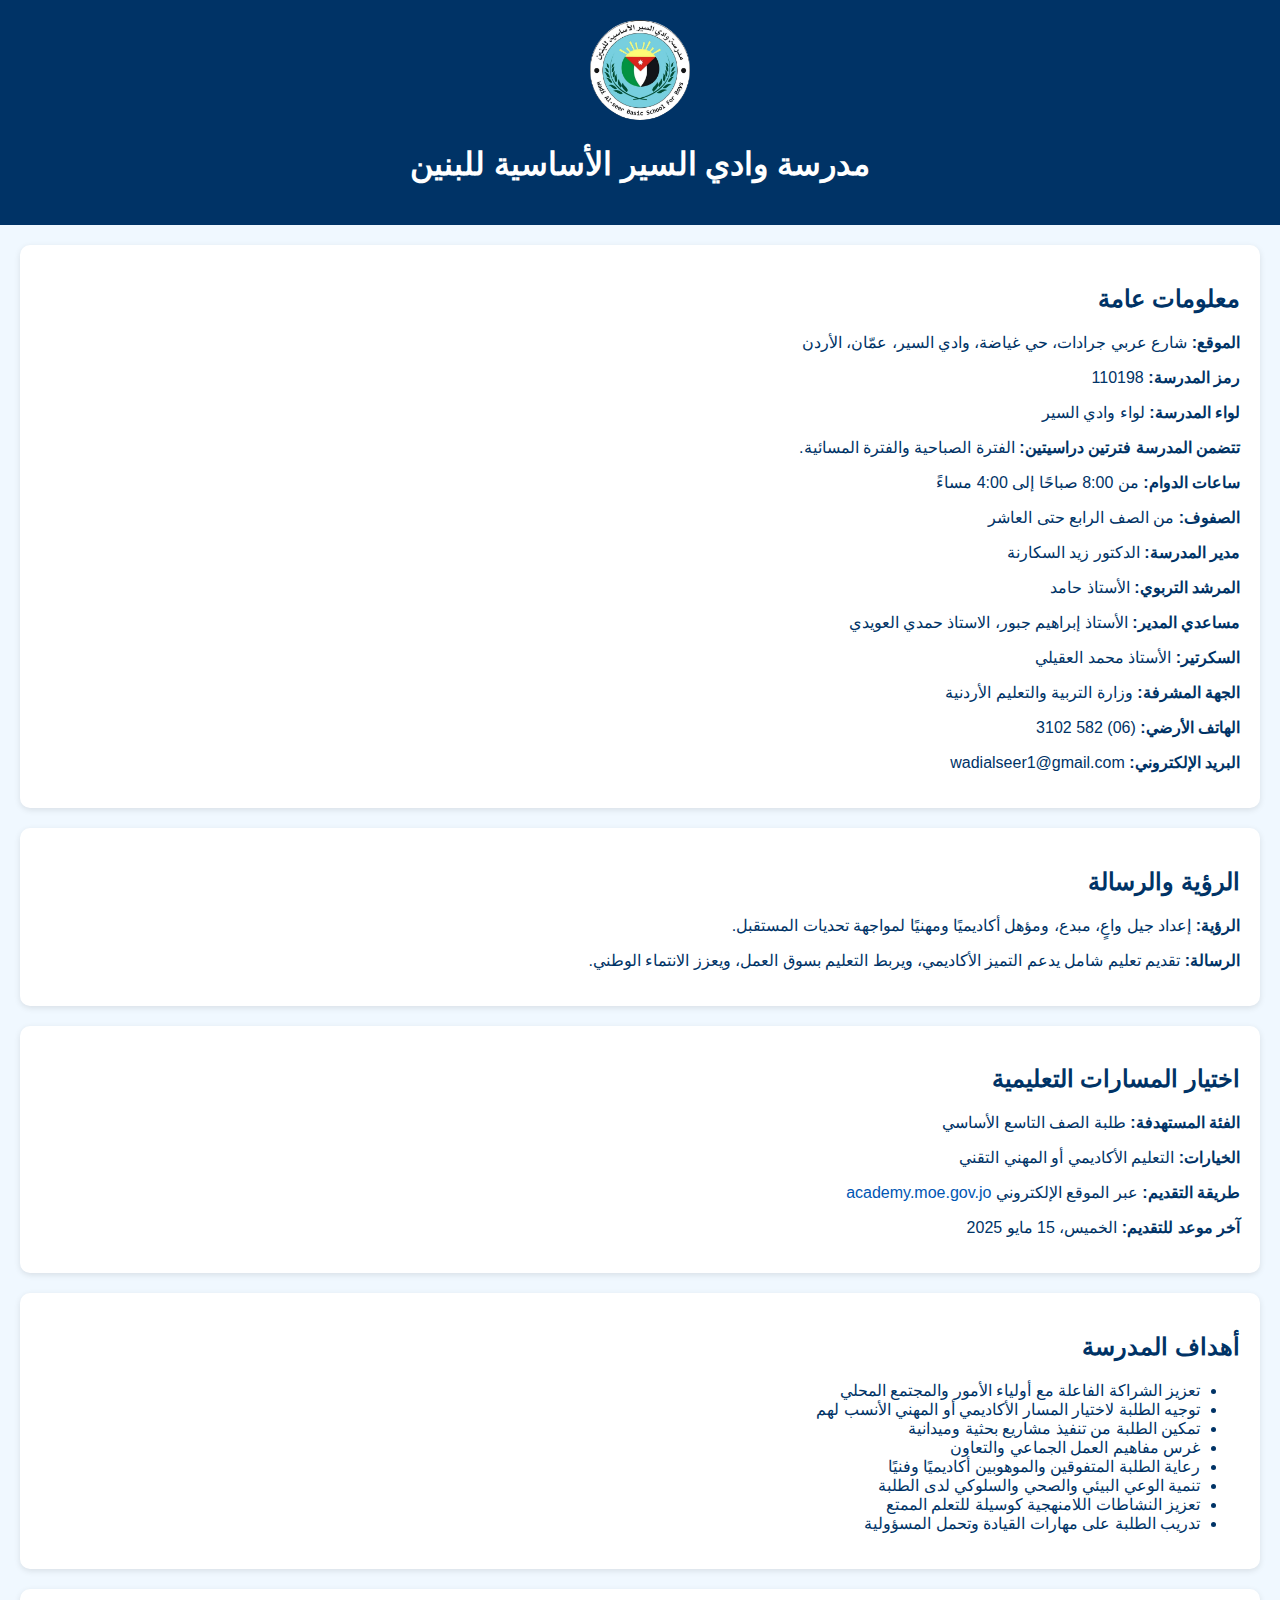
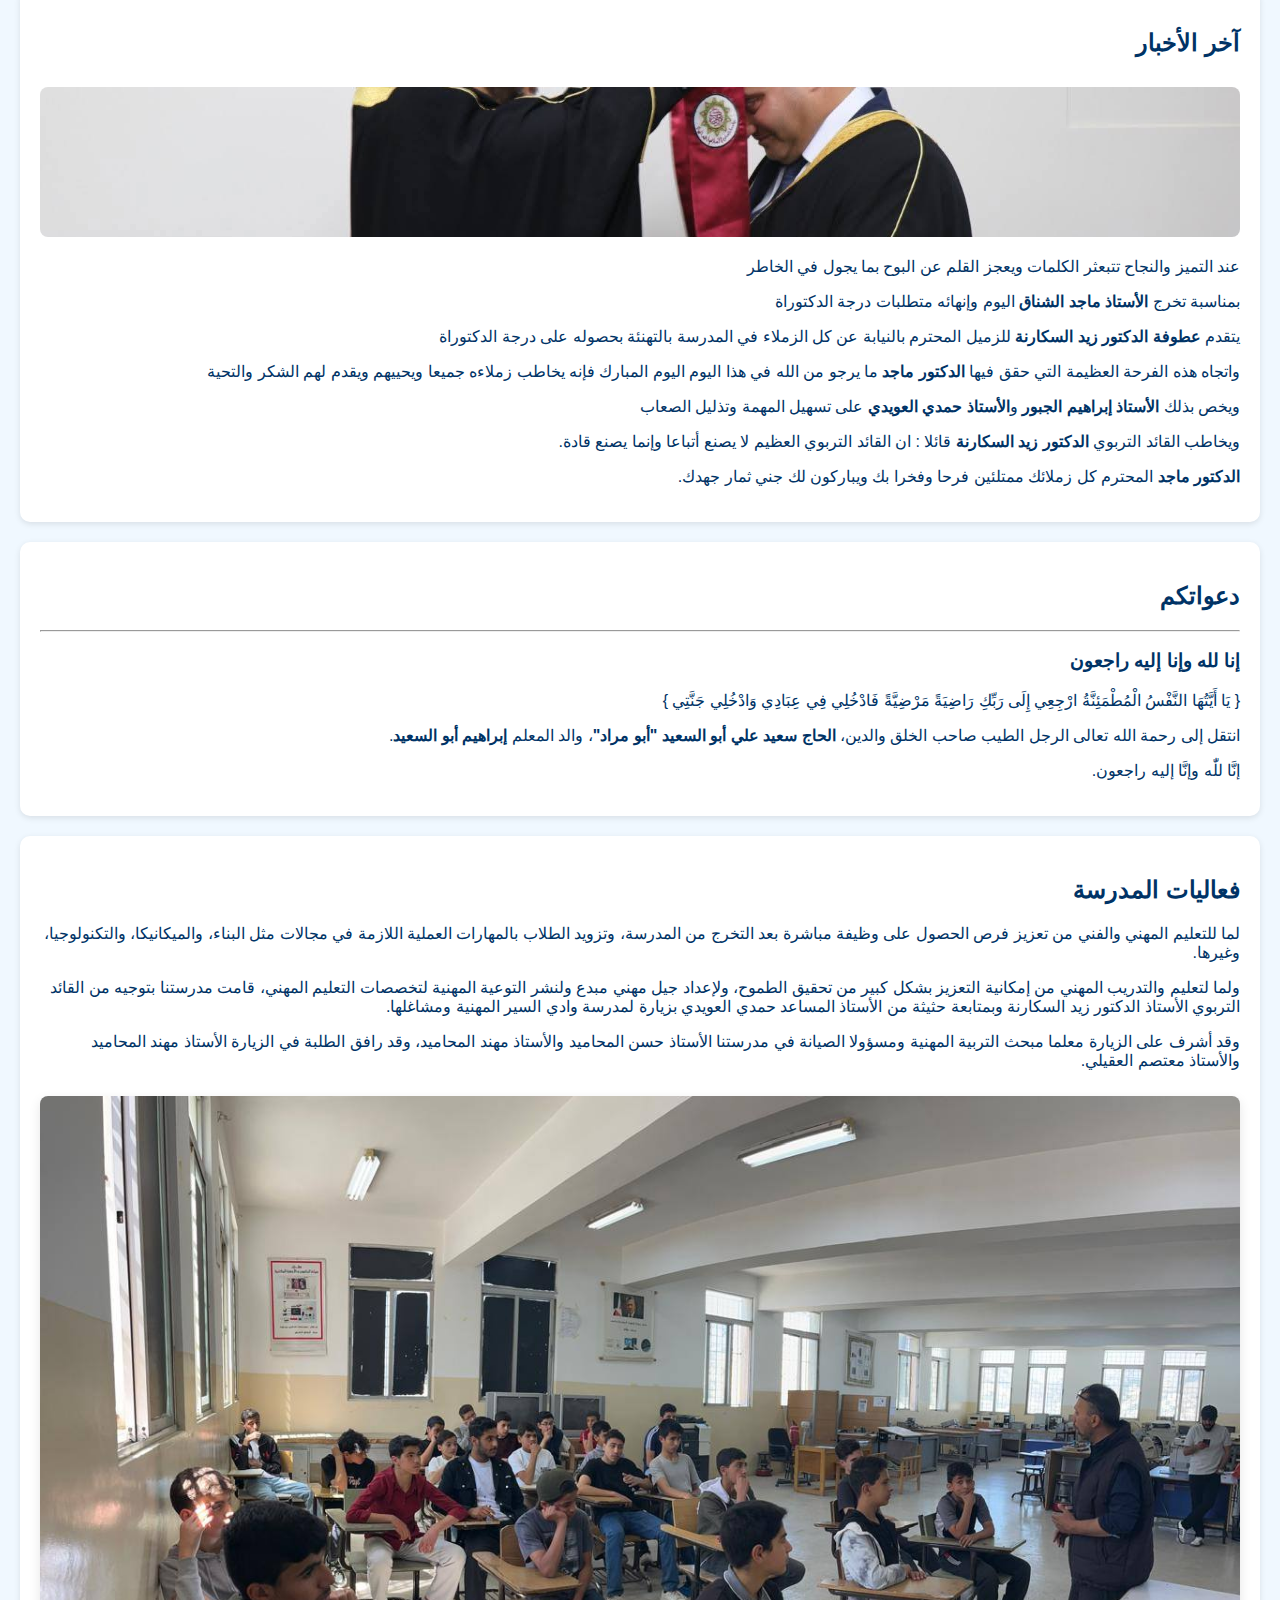
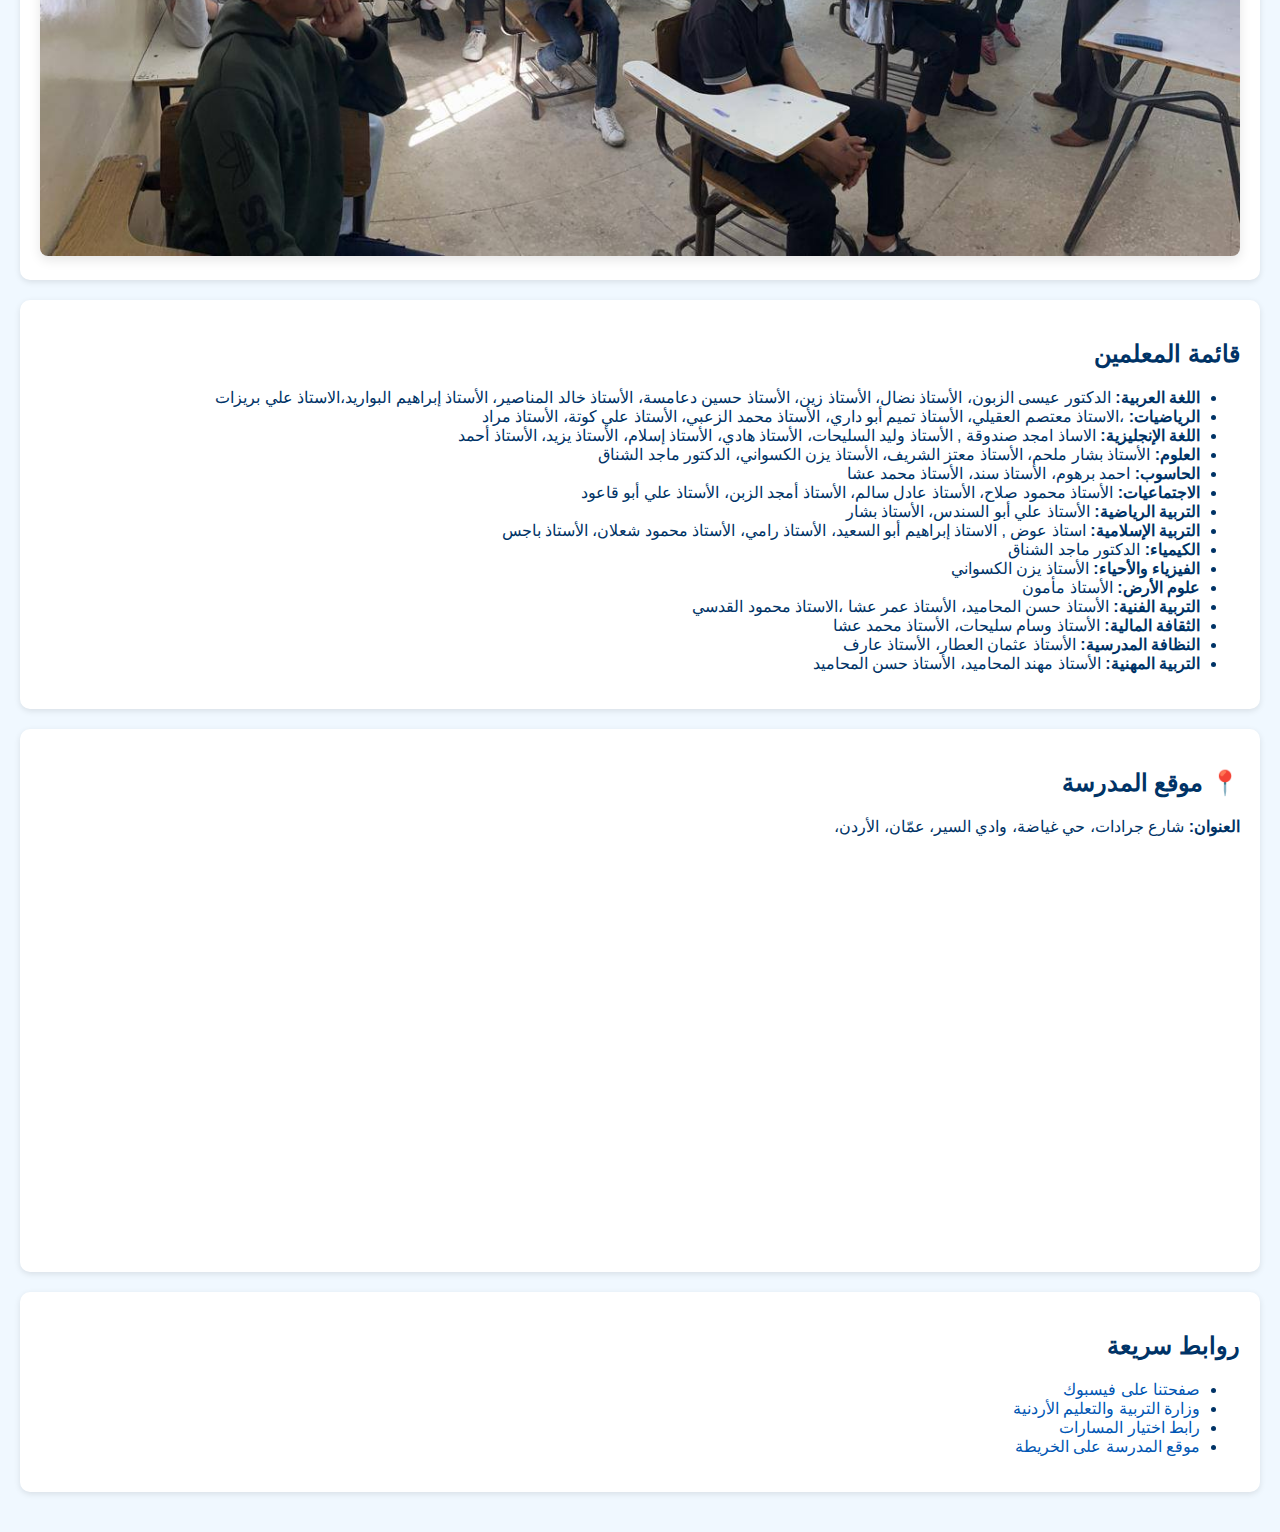
<file: index.html>
<!DOCTYPE html>
<html lang="ar" dir="rtl">
<head>
    <meta charset="UTF-8"/>
    <meta name="viewport" content="width=device-width, initial-scale=1.0"/>
    <title>مدرسة وادي السير الأساسية للبنين</title>
    <link rel="stylesheet" href="style.css"/>
</head>
<body>
    <header> 
        <img src="image/school_logo.png" alt="شعار المدرسة" class="logo"/>
        <h1>مدرسة وادي السير الأساسية للبنين</h1>
    </header>
    <main>
        <section class="card">
            <h2>معلومات عامة</h2>
            <p><strong>الموقع:</strong>  شارع عربي جرادات، حي غياضة، وادي السير، عمّان، الأردن</p> <p><strong>رمز المدرسة:</strong> 110198</p>
            <p><strong>لواء المدرسة:</strong> لواء وادي السير</p>
            <p><strong>تتضمن المدرسة فترتين دراسيتين:</strong> الفترة الصباحية والفترة المسائية.</p>
            <p><strong>ساعات الدوام:</strong> من 8:00 صباحًا إلى 4:00 مساءً</p>
            <p><strong>الصفوف:</strong> من الصف الرابع حتى العاشر</p>
            <p><strong>مدير المدرسة:</strong> الدكتور زيد السكارنة</p>
            <p><strong>المرشد التربوي:</strong> الأستاذ حامد</p>
            <p><strong>مساعدي المدير:</strong>  الأستاذ إبراهيم جبور، الاستاذ حمدي العويدي</p>
            <p><strong>السكرتير:</strong> الأستاذ محمد العقيلي </p>
            <p><strong>الجهة المشرفة:</strong> وزارة التربية والتعليم الأردنية</p>
            <p><strong>الهاتف الأرضي:</strong> (06) 582 3102</p>
            <p><strong>البريد الإلكتروني:</strong> wadialseer1@gmail.com</p>
        </section>

        <section class="card">
            <h2>الرؤية والرسالة</h2>
            <p><strong>الرؤية:</strong> إعداد جيل واعٍ، مبدع، ومؤهل أكاديميًا ومهنيًا لمواجهة تحديات المستقبل.</p>
            <p><strong>الرسالة:</strong> تقديم تعليم شامل يدعم التميز الأكاديمي، ويربط التعليم بسوق العمل، ويعزز الانتماء الوطني.</p>
        </section>

        <section class="card">
            <h2>اختيار المسارات التعليمية</h2>
            <p><strong>الفئة المستهدفة:</strong> طلبة الصف التاسع الأساسي</p>
            <p><strong>الخيارات:</strong> التعليم الأكاديمي أو المهني التقني</p>
            <p><strong>طريقة التقديم:</strong> عبر الموقع الإلكتروني <a href="https://academy.moe.gov.jo" target="_blank">academy.moe.gov.jo</a></p>
            <p><strong>آخر موعد للتقديم:</strong> الخميس، 15 مايو 2025</p>
        </section>

        <section class="card">
            <h2>أهداف المدرسة</h2>
            <ul>
                <li>تعزيز الشراكة الفاعلة مع أولياء الأمور والمجتمع المحلي</li>
                <li>توجيه الطلبة لاختيار المسار الأكاديمي أو المهني الأنسب لهم</li>
                <li>تمكين الطلبة من تنفيذ مشاريع بحثية وميدانية</li>
                <li>غرس مفاهيم العمل الجماعي والتعاون</li>
                <li>رعاية الطلبة المتفوقين والموهوبين أكاديميًا وفنيًا</li>
                <li>تنمية الوعي البيئي والصحي والسلوكي لدى الطلبة</li>
                <li>تعزيز النشاطات اللامنهجية كوسيلة للتعلم الممتع</li>
                <li>تدريب الطلبة على مهارات القيادة وتحمل المسؤولية</li>
            </ul>
        </section>
<section class="card">
  <h2>آخر الأخبار</h2>
    
<img src="image/1.jpg" alt="صورة التخرج" class="graduation-img">

  <p>عند التميز والنجاح تتبعثر الكلمات ويعجز القلم عن البوح بما يجول في الخاطر</p>

  <p>بمناسبة تخرج <strong>الأستاذ ماجد الشناق</strong> اليوم وإنهائه متطلبات درجة الدكتوراة</p>

  <p>يتقدم <strong>عطوفة الدكتور زيد السكارنة</strong> للزميل المحترم 
  بالنيابة عن كل الزملاء في المدرسة 
  بالتهنئة بحصوله على درجة الدكتوراة</p>

  <p>واتجاه هذه الفرحة العظيمة التي حقق فيها
  <strong>الدكتور ماجد</strong> ما يرجو من الله
  في هذا اليوم اليوم المبارك 
  فإنه يخاطب زملاءه جميعا ويحييهم
  ويقدم لهم الشكر والتحية</p>

  <p>ويخص بذلك <strong>الأستاذ إبراهيم الجبور</strong>
   و<strong>الأستاذ حمدي العويدي</strong> على تسهيل المهمة وتذليل الصعاب</p>

  <p>ويخاطب القائد التربوي <strong>الدكتور زيد السكارنة</strong> قائلا :
  ان القائد التربوي العظيم لا يصنع أتباعا وإنما يصنع قادة.</p>

  <p><strong>الدكتور ماجد</strong> المحترم كل زملائك ممتلئين فرحا وفخرا بك ويباركون لك جني ثمار جهدك.</p>
</section>

        <section class="card">
  <h2>دعواتكم</h2>
  <hr/>
  <h3>إنا لله وإنا إليه راجعون</h3>
  <p>{ يَا أَيَّتُهَا النَّفْسُ الْمُطْمَئِنَّةُ ارْجِعِي إِلَى رَبِّكِ رَاضِيَةً مَرْضِيَّةً فَادْخُلِي فِي عِبَادِي وَادْخُلِي جَنَّتِي }</p>

  <p>انتقل إلى رحمة الله تعالى الرجل الطيب صاحب الخلق والدين، <strong>الحاج سعيد علي أبو السعيد "أبو مراد"</strong>، والد المعلم  <strong>إبراهيم أبو السعيد</strong>.</p>

  <p>إنَّا للّٰه وإنَّا إليه راجعون.</p>
        </section>
        
        <section class="card">
            <h2>فعاليات المدرسة</h2>
            <p>لما للتعليم المهني والفني من تعزيز فرص الحصول على وظيفة مباشرة بعد التخرج من المدرسة، وتزويد الطلاب بالمهارات العملية اللازمة في مجالات مثل البناء، والميكانيكا، والتكنولوجيا، وغيرها.</p>
            <p>ولما لتعليم والتدريب المهني من إمكانية التعزيز بشكل كبير من تحقيق الطموح، ولإعداد جيل مهني مبدع ولنشر التوعية المهنية لتخصصات التعليم المهني، قامت مدرستنا بتوجيه من القائد التربوي الأستاذ الدكتور زيد السكارنة وبمتابعة حثيثة من الأستاذ المساعد حمدي العويدي بزيارة لمدرسة وادي السير المهنية ومشاغلها.</p>
            <p>وقد أشرف على الزيارة معلما مبحث التربية المهنية ومسؤولا الصيانة في مدرستنا الأستاذ حسن المحاميد والأستاذ مهند المحاميد، وقد رافق الطلبة في الزيارة الأستاذ مهند المحاميد والأستاذ معتصم العقيلي.</p>
            <img src="image/activity.jpg" alt="صورة من فعاليات المدرسة" class="event-image"/>
        </section>

        <section class="card">
            <h2>قائمة المعلمين</h2>
            <ul>
                <li><strong>اللغة العربية:</strong> الدكتور عيسى الزبون، الأستاذ نضال، الأستاذ زين، الأستاذ حسين دعامسة، الأستاذ خالد المناصير، الأستاذ إبراهيم البواريد،الاستاذ علي بريزات</li>
                <li><strong>الرياضيات:</strong> ،الاستاذ معتصم العقيلي، الأستاذ تميم أبو داري، الأستاذ محمد الزعبي، الأستاذ علي كوتة، الأستاذ مراد</li>
                <li><strong>اللغة الإنجليزية:</strong>  الاساذ امجد صندوقة , الأستاذ وليد السليحات، الأستاذ هادي، الأستاذ إسلام، الأستاذ يزيد، الأستاذ أحمد</li>
                <li><strong>العلوم:</strong> الأستاذ بشار ملحم، الأستاذ معتز الشريف، الأستاذ يزن الكسواني، الدكتور ماجد الشناق</li>
                <li><strong>الحاسوب:</strong> احمد برهوم، الأستاذ سند، الأستاذ محمد عشا</li>
                <li><strong>الاجتماعيات:</strong> الأستاذ محمود صلاح، الأستاذ عادل سالم، الأستاذ أمجد الزبن، الأستاذ علي أبو قاعود</li>
                <li><strong>التربية الرياضية:</strong> الأستاذ علي أبو السندس، الأستاذ بشار</li>
                <li><strong>التربية الإسلامية:</strong> استاذ عوض , الاستاذ إبراهيم أبو السعيد، الأستاذ رامي، الأستاذ محمود شعلان، الأستاذ باجس</li>
                <li><strong>الكيمياء:</strong> الدكتور ماجد الشناق</li>
                <li><strong>الفيزياء والأحياء:</strong> الأستاذ يزن الكسواني</li>
                <li><strong>علوم الأرض:</strong> الأستاذ مأمون</li>
                <li><strong>التربية الفنية:</strong> الأستاذ حسن المحاميد، الأستاذ عمر عشا ،الاستاذ محمود القدسي</li>
                <li><strong>الثقافة المالية:</strong> الأستاذ وسام سليحات، الأستاذ محمد عشا</li>
                <li><strong>النظافة المدرسية:</strong> الأستاذ عثمان العطار، الأستاذ عارف</li>
                <li><strong>التربية المهنية:</strong> الأستاذ مهند المحاميد، الأستاذ حسن المحاميد</li>
            </ul>
        </section>

        <section class="card">
            <h2>📍 موقع المدرسة</h2>
            <p><strong>العنوان:</strong> شارع جرادات، حي غياضة، وادي السير، عمّان، الأردن، </p>
            <div style="display: flex; flex-wrap: wrap; gap: 1rem; justify-content: center; align-items: center;">
                <iframe src="https://www.google.com/maps?q=31.954145049817463, 35.82181951238048&hl=ar&z=18&output=embed" width="100%" height="400" style="border:0; max-width: 600px;" allowfullscreen="" loading="lazy"></iframe>
            </div>
        </section>

        <section class="card">
            <h2>روابط سريعة</h2>
            <ul>
                <li><a href="https://www.facebook.com/share/1AXvUEGSRr/" target="_blank">صفحتنا على فيسبوك</a></li>
                <li><a href="https://moe.gov.jo/" target="_blank">وزارة التربية والتعليم الأردنية</a></li>
                <li><a href="https://academy.moe.gov.jo" target="_blank">رابط اختيار المسارات</a></li>
                <li><a href="https://maps.app.goo.gl/SQrRKZ6mthAR5qXs7" target="_blank">موقع المدرسة على الخريطة</a></li>
        </section>
    </main>

    <button id="goTopBtn" style="display: none;">↑</button>

    <script>
        function highlight(element) {
            document.querySelectorAll('.card').forEach(card => {
                card.classList.remove('highlighted');
            });
            element.classList.add('highlighted');
        }

        const goTopBtn = document.getElementById('goTopBtn');

        goTopBtn.onclick = () => {
            window.scrollTo({ top: 0, behavior: 'smooth' });
        };

        window.onscroll = () => {
            if (document.documentElement.scrollTop > 300) {
                goTopBtn.style.display = 'block';
            } else {
                goTopBtn.style.display = 'none';
            }
        };
    </script>
</body>
</html>
</file>
<file: style.css>
body{font-family:'Tahoma',sans-serif;background-color:#f0f8ff;color:#003366;margin:0;padding:0;direction:rtl;}
header{background-color:#003366;color:#fff;padding:20px;text-align:center;}
.logo{width:100px;height:auto;cursor:pointer;}
main{padding:20px;}
.card{background:#fff;border-radius:10px;box-shadow:0 2px 6px rgba(0,0,0,0.1);margin-bottom:20px;padding:20px;transition:.3s;}
.card img{width:100%;border-radius:8px;margin-top:10px;cursor:pointer;}
.card:hover{box-shadow:0 0 15px #007bff;}
h2,h3{color:#003366;}
a{color:#0056b3;text-decoration:none;}
a:hover{text-decoration:underline;}
.clickable{cursor:pointer;}
.card.highlighted{border:2px solid #007bff;background-color:#e6f0ff;}
img {
  width: 150px;
  height: 150px;
  border-radius: 50%;
  object-fit: cover;
}
.event-section .event-content {
  display: flex;
  flex-direction: row-reverse;
  align-items: flex-start;
  gap: 20px;
  flex-wrap: nowrap;
}

.event-section .event-text {
  flex: 1;
}

.event-section .event-image-container {
  flex: 1;
  max-width: 400px;
}

.event-image {
  width: 100%;
  border-radius: 10px;
  box-shadow: 0 4px 12px rgba(0, 0, 0, 0.1);
  height: auto;
}
body{font-family:'Tahoma',sans-serif;background-color:#f0f8ff;color:#003366;margin:0;padding:0;direction:rtl;}
header{background-color:#003366;color:#fff;padding:20px;text-align:center;}
.logo{width:100px;height:auto;cursor:pointer;}
main{padding:20px;}
.card{background:#fff;border-radius:10px;box-shadow:0 2px 6px rgba(0,0,0,0.1);margin-bottom:20px;padding:20px;transition:.3s;}
.card img{width:100%;border-radius:8px;margin-top:10px;cursor:pointer;}
.card:hover{box-shadow:0 0 15px #007bff;}
h2,h3{color:#003366;}
a{color:#0056b3;text-decoration:none;}
a:hover{text-decoration:underline;}
.clickable{cursor:pointer;}
.card.highlighted{border:2px solid #007bff;background-color:#e6f0ff;}
img {
  width: 150px;
  height: 150px;
  border-radius: 50%;
  object-fit: cover;
}
.event-section .event-content {
  display: flex;
  flex-direction: row-reverse;
  align-items: flex-start;
  gap: 20px;
  flex-wrap: nowrap;
}

.event-section .event-text {
  flex: 1;
}

.event-section .event-image-container {
  flex: 1;
  max-width: 400px;
}

.event-image {
  width: 100%;
  border-radius: 10px;
  box-shadow: 0 4px 12px rgba(0, 0, 0, 0.1);
  height: auto;
}
#goTopBtn {
    position: fixed;
    bottom: 20px;
    left: 20px;
    display: none;
    padding: 10px;
    font-size: 18px;
    background-color: #0d6efd;
    color: white;
    border: none;
    border-radius: 50%;
    cursor: pointer;
    z-index: 999;
}
#goTopBtn {
  display: none;
  position: fixed;
  bottom: 20px;
  right: 20px;
  z-index: 999;
  padding: 10px 15px;
  font-size: 18px;
  background-color: #007bff;
  color: white;
  border: none;
  border-radius: 5px;
  cursor: pointer;
}
#goTopBtn {
  display: none;
  position: fixed;
  bottom: 20px;
  left: 20px;      /
  z-index: 999;
  width: 40px;     
  height: 40px;
  font-size: 22px;
  background-color: #0d6efd;
  color: white;
  border: none;
  border-radius: 50%;
  cursor: pointer;
  box-shadow: 0 2px 6px rgba(0,0,0,0.2);
  transition: background-color 0.3s ease;
}

#goTopBtn:hover {
  background-color: #0b5ed7;  /*
</file>
